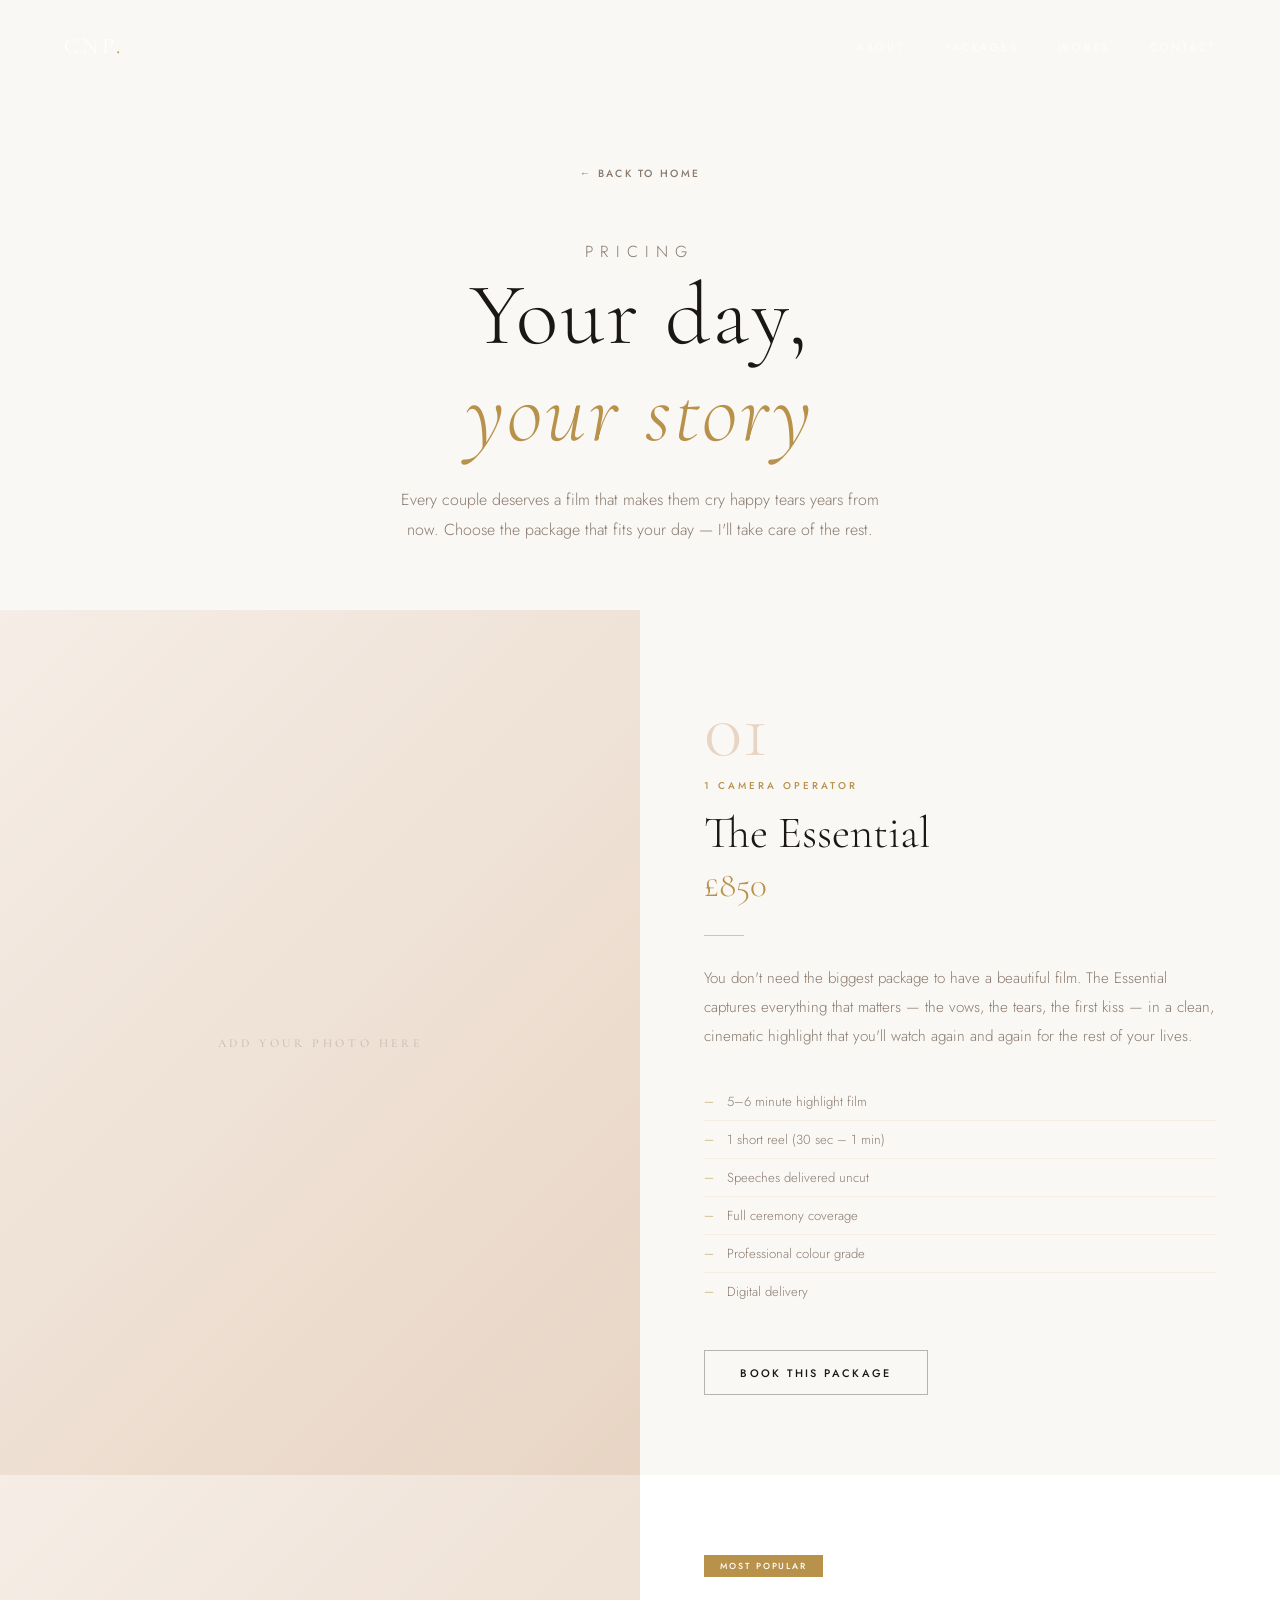
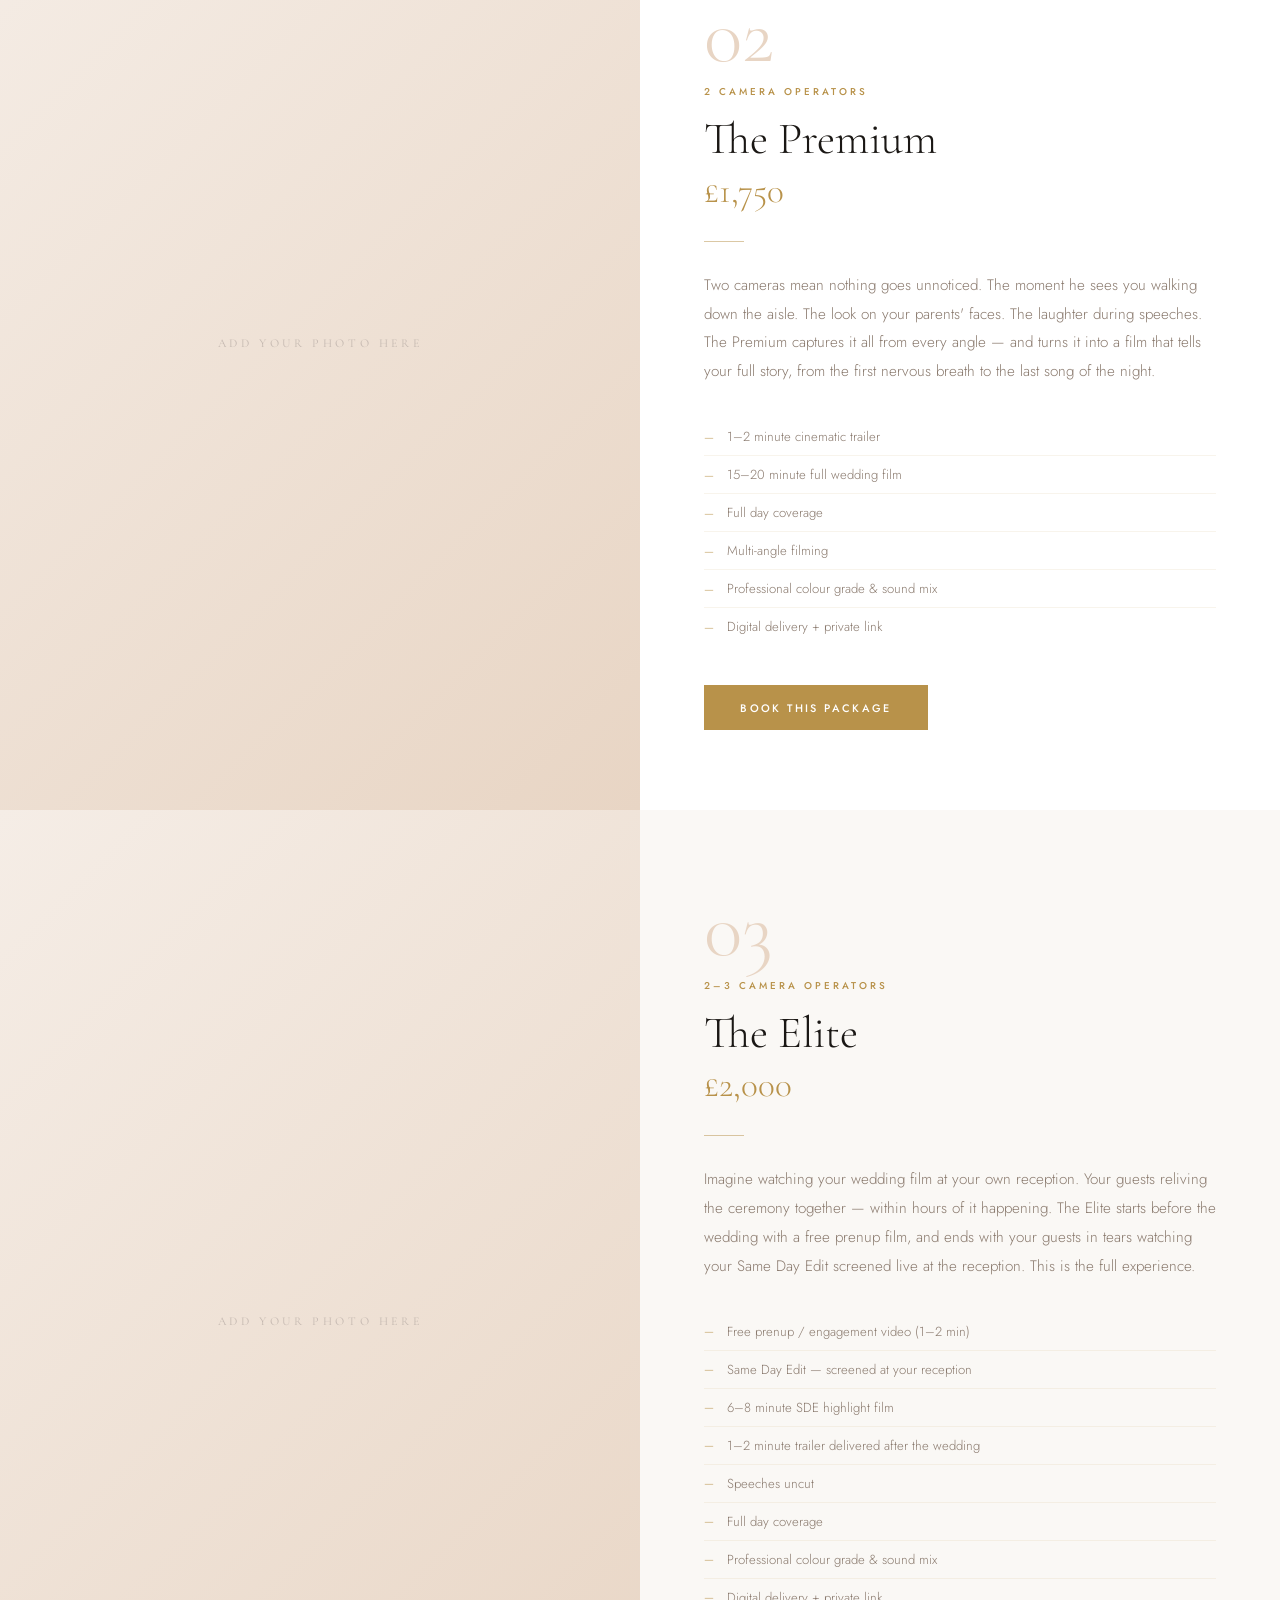
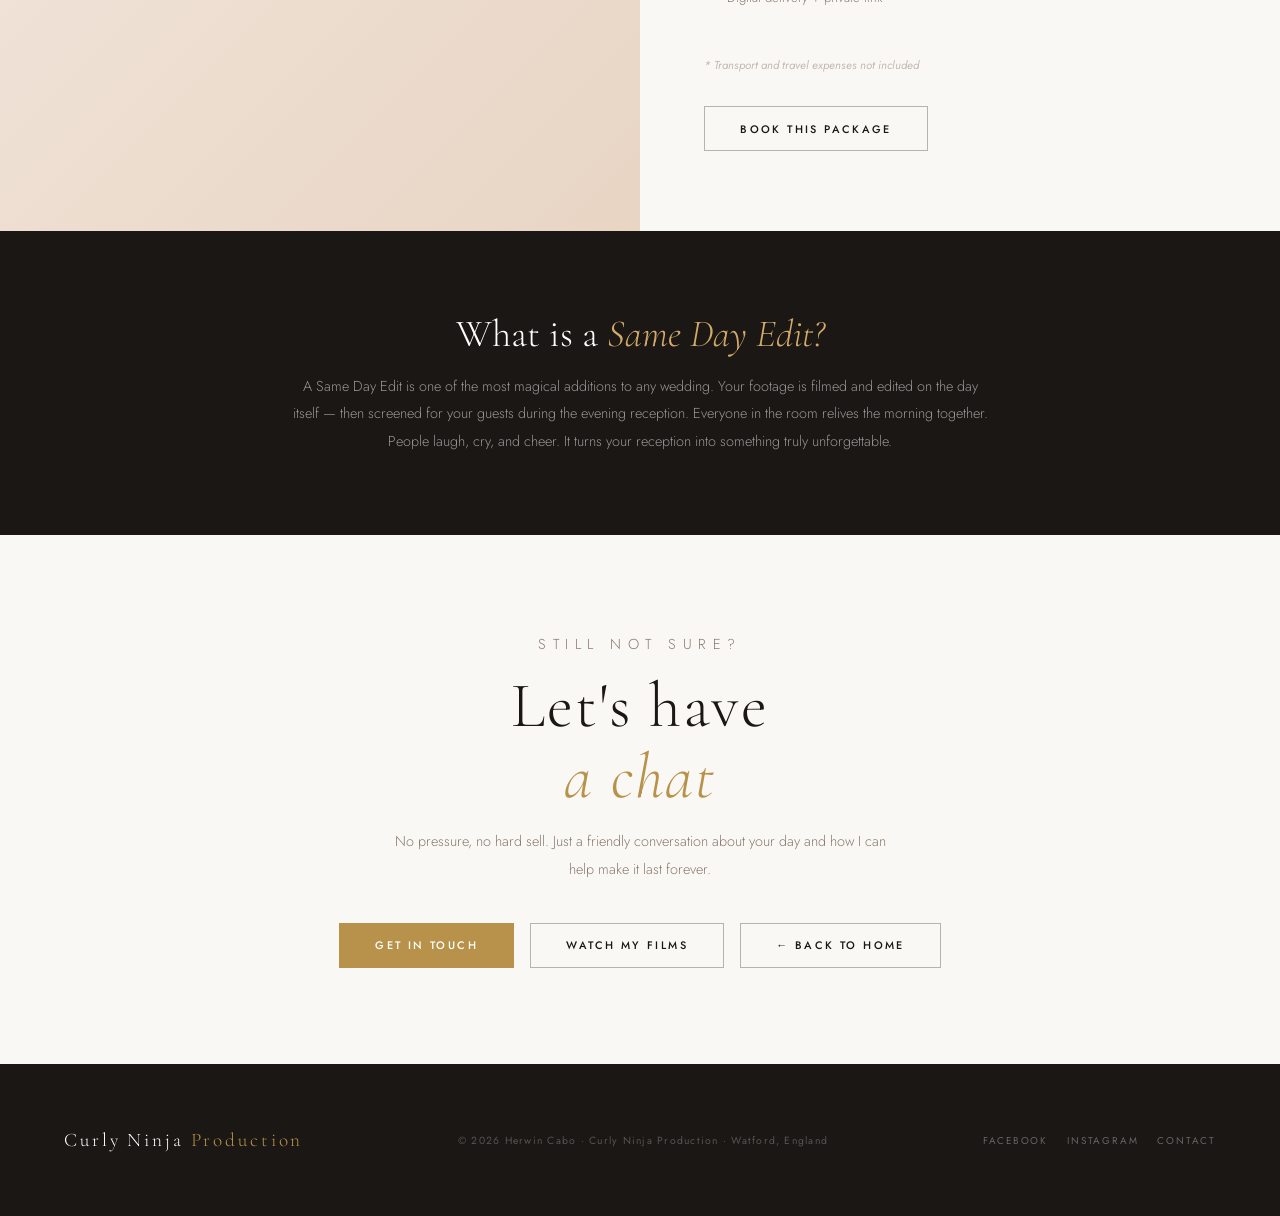
<file: packages.html>
<!DOCTYPE html>
<html lang="en">
<head>
<meta charset="UTF-8">
<meta name="viewport" content="width=device-width, initial-scale=1.0">
<title>Wedding Packages | Curly Ninja Production</title>
<link href="https://fonts.googleapis.com/css2?family=Cormorant+Garamond:ital,wght@0,300;0,400;0,500;0,600;1,300;1,400&family=Jost:wght@300;400;500;600&display=swap" rel="stylesheet">
<link rel="stylesheet" href="style.css">
<style>

/* ---- PACKAGES PAGE REDESIGN ---- */
.packages-hero {
  background: var(--cream);
  padding: 10rem 5% 4rem;
  max-width: 700px;
  margin: 0 auto;
  text-align: center;
}
.packages-hero .section-title {
  font-size: clamp(2.8rem, 7vw, 5.5rem);
}
.packages-hero p {
  font-size: 1rem; color: var(--grey);
  font-weight: 300; line-height: 1.9;
  max-width: 480px; margin: 1.5rem auto 0;
}

/* ---- PACKAGE BLOCKS ---- */
.pkg-block {
  display: grid;
  grid-template-columns: 1fr 1fr;
  min-height: 600px;
  overflow: hidden;
}
.pkg-block .pkg-block-photo { order: 1; }
.pkg-block .pkg-block-text { order: 2; }
.pkg-block.reverse .pkg-block-photo { order: 2; }
.pkg-block.reverse .pkg-block-text { order: 1; }
.pkg-block-photo {
  position: relative;
  overflow: hidden;
  background: var(--blush-light);
  min-height: 500px;
}

.pkg-block-photo img {
  width: 100%; height: 100%;
  object-fit: cover;
  display: block;
  transition: transform 0.8s ease;
  filter: brightness(0.92);
}

.pkg-block:hover .pkg-block-photo img {
  transform: scale(1.03);
}

.pkg-photo-placeholder {
  width: 100%; height: 100%;
  min-height: 500px;
  background: linear-gradient(135deg, var(--blush-light), var(--blush));
  display: flex; align-items: center; justify-content: center;
  font-family: 'Cormorant Garamond', serif;
  font-size: 0.75rem; letter-spacing: 0.3em;
  text-transform: uppercase; color: var(--grey-light);
}

.pkg-block-text {
  padding: 5rem 4rem;
  display: flex; flex-direction: column;
  justify-content: center;
  background: var(--white);
}

.pkg-block:nth-child(even) .pkg-block-text {
  background: var(--cream);
}

.pkg-number {
  font-family: 'Cormorant Garamond', serif;
  font-size: 5rem; font-weight: 300;
  color: var(--blush); line-height: 1;
  margin-bottom: 0.5rem;
}

.pkg-block-name {
  font-family: 'Cormorant Garamond', serif;
  font-size: clamp(2rem, 3.5vw, 3rem);
  font-weight: 300; color: var(--black);
  margin-bottom: 0.3rem; line-height: 1.1;
}

.pkg-block-price {
  font-family: 'Cormorant Garamond', serif;
  font-size: 2.2rem; font-weight: 300;
  color: var(--gold); margin-bottom: 1.8rem;
}

.pkg-block-tagline {
  font-size: 0.62rem; letter-spacing: 0.3em;
  text-transform: uppercase; color: var(--gold);
  font-weight: 500; margin-bottom: 1rem;
}

.pkg-block-divider {
  width: 40px; height: 1px;
  background: var(--gold); opacity: 0.5;
  margin-bottom: 1.8rem;
}

.pkg-block-desc {
  font-size: 0.95rem; font-weight: 300;
  color: var(--grey); line-height: 1.9;
  margin-bottom: 2rem;
}

.pkg-block-features {
  list-style: none;
  margin-bottom: 2.5rem;
}

.pkg-block-features li {
  display: flex; align-items: flex-start; gap: 0.8rem;
  font-size: 0.82rem; font-weight: 300;
  color: var(--grey); line-height: 1.6;
  padding: 0.5rem 0;
  border-bottom: 1px solid rgba(184,146,74,0.1);
}
.pkg-block-features li:last-child { border-bottom: none; }
.pkg-block-features li::before {
  content: '—';
  color: var(--gold); font-size: 0.7rem;
  flex-shrink: 0; margin-top: 0.15rem;
}

.pkg-note-small {
  font-size: 0.72rem; font-style: italic;
  color: var(--grey-light); margin-bottom: 2rem;
  line-height: 1.6;
}

.pkg-block-badge {
  display: inline-block;
  background: var(--gold);
  color: var(--white);
  font-size: 0.55rem; letter-spacing: 0.22em;
  text-transform: uppercase; font-weight: 500;
  padding: 0.3rem 1rem;
  margin-bottom: 1.2rem;
  align-self: flex-start;
}

/* SDE note */
.sde-note {
  background: var(--black);
  padding: 5rem 5%;
  text-align: center;
}
.sde-note-inner { max-width: 700px; margin: 0 auto; }
.sde-note h3 {
  font-family: 'Cormorant Garamond', serif;
  font-size: clamp(1.8rem, 3vw, 2.8rem);
  font-weight: 300; color: var(--white);
  margin-bottom: 1rem;
}
.sde-note h3 em { color: var(--gold-light); font-style: italic; }
.sde-note p {
  font-size: 0.9rem; font-weight: 300;
  color: rgba(255,255,255,0.55);
  line-height: 1.9;
}

/* CTA footer */
.pkg-footer {
  background: var(--cream);
  padding: 6rem 5%;
  text-align: center;
}
.pkg-footer .section-title { margin-bottom: 1rem; }
.pkg-footer p {
  font-size: 0.9rem; color: var(--grey);
  font-weight: 300; line-height: 1.9;
  max-width: 500px; margin: 0 auto 2.5rem;
}
.pkg-footer-btns {
  display: flex; gap: 1rem;
  justify-content: center; flex-wrap: wrap;
}

@media (max-width: 900px) {
  .pkg-block { grid-template-columns: 1fr; min-height: auto; }
  .pkg-block:nth-child(odd) .pkg-block-photo,
  .pkg-block:nth-child(even) .pkg-block-photo { order: 1; min-height: 300px; }
  .pkg-block:nth-child(odd) .pkg-block-text,
  .pkg-block:nth-child(even) .pkg-block-text { order: 2; padding: 3rem 2rem; }
}

</style>
</head>
<body>

<!-- CURSOR -->
<div id="cursor"></div>
<div id="cursor-dot"></div>

<!-- NAV -->
<nav id="navbar">
  <a href="index.html" class="nav-logo">CNP<span>.</span></a>
  <ul class="nav-links">
    <li><a href="index.html#about">About</a></li>
    <li><a href="packages.html">Packages</a></li>
    <li><a href="index.html#works">Works</a></li>
    <li><a href="index.html#contact">Contact</a></li>
  </ul>
  <div class="hamburger" id="hamburger" onclick="toggleMenu()">
    <span></span><span></span><span></span>
  </div>
</nav>

<div class="mobile-menu" id="mobileMenu">
  <a href="index.html#about" onclick="toggleMenu()">About</a>
  <a href="packages.html" onclick="toggleMenu()">Packages</a>
  <a href="index.html#works" onclick="toggleMenu()">Works</a>
  <a href="index.html#contact" onclick="toggleMenu()">Contact</a>
</div>

<!-- HERO -->
<div class="packages-hero">
  <a href="index.html" class="back-btn">← Back to Home</a>
  <p class="section-label">Pricing</p>
  <h1 class="section-title">Your day,<br><em>your story</em></h1>
  <p>Every couple deserves a film that makes them cry happy tears years from now. Choose the package that fits your day — I'll take care of the rest.</p>
</div>

<!-- PACKAGE 1 — ESSENTIAL -->
<div class="pkg-block">
  <div class="pkg-block-photo">
    <div class="pkg-photo-placeholder">Add your photo here</div>
    <!-- Replace with: <img src="your-photo.jpg" alt="Essential Package"> -->
  </div>
  <div class="pkg-block-text">
    <span class="pkg-number">01</span>
    <p class="pkg-block-tagline">1 Camera Operator</p>
    <h2 class="pkg-block-name">The Essential</h2>
    <p class="pkg-block-price">£850</p>
    <div class="pkg-block-divider"></div>
    <p class="pkg-block-desc">You don't need the biggest package to have a beautiful film. The Essential captures everything that matters — the vows, the tears, the first kiss — in a clean, cinematic highlight that you'll watch again and again for the rest of your lives.</p>
    <ul class="pkg-block-features">
      <li>5–6 minute highlight film</li>
      <li>1 short reel (30 sec – 1 min)</li>
      <li>Speeches delivered uncut</li>
      <li>Full ceremony coverage</li>
      <li>Professional colour grade</li>
      <li>Digital delivery</li>
    </ul>
    <a href="index.html#contact" class="btn btn-outline-dark" style="align-self:flex-start;">Book This Package</a>
  </div>
</div>

<!-- PACKAGE 2 — PREMIUM -->
<div class="pkg-block">
  <div class="pkg-block-photo">
    <div class="pkg-photo-placeholder">Add your photo here</div>
    <!-- Replace with: <img src="your-photo.jpg" alt="Premium Package"> -->
  </div>
  <div class="pkg-block-text">
    <span class="pkg-block-badge">Most Popular</span>
    <span class="pkg-number">02</span>
    <p class="pkg-block-tagline">2 Camera Operators</p>
    <h2 class="pkg-block-name">The Premium</h2>
    <p class="pkg-block-price">£1,750</p>
    <div class="pkg-block-divider"></div>
    <p class="pkg-block-desc">Two cameras mean nothing goes unnoticed. The moment he sees you walking down the aisle. The look on your parents' faces. The laughter during speeches. The Premium captures it all from every angle — and turns it into a film that tells your full story, from the first nervous breath to the last song of the night.</p>
    <ul class="pkg-block-features">
      <li>1–2 minute cinematic trailer</li>
      <li>15–20 minute full wedding film</li>
      <li>Full day coverage</li>
      <li>Multi-angle filming</li>
      <li>Professional colour grade & sound mix</li>
      <li>Digital delivery + private link</li>
    </ul>
    <a href="index.html#contact" class="btn btn-gold" style="align-self:flex-start;">Book This Package</a>
  </div>
</div>

<!-- PACKAGE 3 — ELITE -->
<div class="pkg-block">
  <div class="pkg-block-photo">
    <div class="pkg-photo-placeholder">Add your photo here</div>
    <!-- Replace with: <img src="your-photo.jpg" alt="Elite Package"> -->
  </div>
  <div class="pkg-block-text">
    <span class="pkg-number">03</span>
    <p class="pkg-block-tagline">2–3 Camera Operators</p>
    <h2 class="pkg-block-name">The Elite</h2>
    <p class="pkg-block-price">£2,000</p>
    <div class="pkg-block-divider"></div>
    <p class="pkg-block-desc">Imagine watching your wedding film at your own reception. Your guests reliving the ceremony together — within hours of it happening. The Elite starts before the wedding with a free prenup film, and ends with your guests in tears watching your Same Day Edit screened live at the reception. This is the full experience.</p>
    <ul class="pkg-block-features">
      <li>Free prenup / engagement video (1–2 min)</li>
      <li>Same Day Edit — screened at your reception</li>
      <li>6–8 minute SDE highlight film</li>
      <li>1–2 minute trailer delivered after the wedding</li>
      <li>Speeches uncut</li>
      <li>Full day coverage</li>
      <li>Professional colour grade & sound mix</li>
      <li>Digital delivery + private link</li>
    </ul>
    <p class="pkg-note-small">* Transport and travel expenses not included</p>
    <a href="index.html#contact" class="btn btn-outline-dark" style="align-self:flex-start;">Book This Package</a>
  </div>
</div>

<!-- SDE EXPLANATION -->
<div class="sde-note">
  <div class="sde-note-inner">
    <h3>What is a <em>Same Day Edit?</em></h3>
    <p>A Same Day Edit is one of the most magical additions to any wedding. Your footage is filmed and edited on the day itself — then screened for your guests during the evening reception. Everyone in the room relives the morning together. People laugh, cry, and cheer. It turns your reception into something truly unforgettable.</p>
  </div>
</div>

<!-- CTA FOOTER -->
<div class="pkg-footer">
  <p class="section-label" style="display:block; margin-bottom:0.8rem;">Still not sure?</p>
  <h2 class="section-title">Let's have<br><em>a chat</em></h2>
  <p>No pressure, no hard sell. Just a friendly conversation about your day and how I can help make it last forever.</p>
  <div class="pkg-footer-btns">
    <a href="index.html#contact" class="btn btn-gold">Get In Touch</a>
    <a href="index.html#works" class="btn btn-outline-dark">Watch My Films</a>
    <a href="index.html" class="btn btn-outline-dark">← Back to Home</a>
  </div>
</div>

<!-- FOOTER -->
<footer>
  <div class="footer-logo">Curly Ninja<span> Production</span></div>
  <p class="footer-copy">© 2026 Herwin Cabo · Curly Ninja Production · Watford, England</p>
  <div class="footer-socials">
    <a href="https://www.facebook.com/CurlyNinjaProduction" target="_blank">Facebook</a>
    <a href="https://www.instagram.com/curlyninjavisuals/" target="_blank">Instagram</a>
    <a href="index.html#contact">Contact</a>
  </div>
</footer>

<script src="script.js"></script>
</body>
</html>
</file>
<file: style.css>
/* ============================
   HERWIN CABO PRODUCTION
   Wedding & Events Theme
   style.css
============================ */

*, *::before, *::after { margin: 0; padding: 0; box-sizing: border-box; }

html, body { margin: 0; padding: 0; }

:root {
  --cream: #faf8f5;
  --cream-dark: #f2ede6;
  --white: #ffffff;
  --black: #1a1714;
  --gold: #b8924a;
  --gold-light: #d4aa6a;
  --blush: #e8d5c4;
  --blush-light: #f5ede6;
  --grey: #8a7a6e;
  --grey-light: #c4b8b0;
  --border: rgba(184,146,74,0.2);
}

html { scroll-behavior: smooth; }

body {
  background: var(--cream);
  color: var(--black);
  font-family: 'Jost', sans-serif;
  overflow-x: hidden;
  cursor: auto;
}

/* ---- SCROLLBAR ---- */
::-webkit-scrollbar { width: 3px; }
::-webkit-scrollbar-track { background: var(--cream); }
::-webkit-scrollbar-thumb { background: var(--gold-light); }

/* ---- PRELOADER ---- */
#preloader {
  position: fixed; inset: 0;
  background: var(--cream);
  display: flex; flex-direction: column;
  align-items: center; justify-content: center;
  z-index: 9999;
  transition: opacity 0.8s ease, visibility 0.8s ease;
}
#preloader.hide {
  opacity: 0;
  visibility: hidden;
  pointer-events: none;
}
.pre-logo {
  font-family: 'Cormorant Garamond', serif;
  font-size: clamp(2rem, 6vw, 4.5rem);
  font-weight: 300;
  letter-spacing: 0.25em;
  color: var(--black);
  overflow: hidden;
}
.pre-logo span {
  display: inline-block;
  animation: slideUp 0.7s cubic-bezier(0.16,1,0.3,1) forwards;
  opacity: 0;
  transform: translateY(100%);
}
.pre-logo span:nth-child(1) { animation-delay: 0.1s; }
.pre-logo span:nth-child(2) { animation-delay: 0.25s; }
.pre-logo span:nth-child(3) { animation-delay: 0.4s; }
.pre-tagline {
  font-size: 0.65rem;
  letter-spacing: 0.4em;
  text-transform: uppercase;
  color: var(--gold);
  margin-top: 0.8rem;
  opacity: 0;
  animation: fadeIn 0.8s ease forwards 0.8s;
}
.pre-bar {
  width: 0; height: 1px;
  background: linear-gradient(90deg, transparent, var(--gold), transparent);
  margin-top: 1.5rem;
  animation: barGrow 1.5s ease forwards 0.5s;
}
@keyframes slideUp { to { opacity:1; transform:translateY(0); } }
@keyframes barGrow { to { width: 280px; } }
@keyframes fadeIn { to { opacity: 1; } }
@keyframes fadeInUp { from{opacity:0;transform:translateY(25px)} to{opacity:1;transform:translateY(0)} }

/* ---- NAV ---- */
nav {
  position: fixed; top: 0; left: 0; right: 0;
  z-index: 1000;
  padding: 2rem 5%;
  display: flex; align-items: center; justify-content: space-between;
  background: transparent;
  transition: background 0.4s, padding 0.4s, box-shadow 0.4s, opacity 0.8s ease;
}
nav.scrolled {
  background: rgba(250,248,245,0.96);
  backdrop-filter: blur(12px);
  padding: 1.2rem 5%;
  box-shadow: 0 1px 30px rgba(90,60,30,0.08);
}
.nav-logo {
  font-family: 'Cormorant Garamond', serif;
  font-size: 1.4rem;
  font-weight: 400;
  letter-spacing: 0.15em;
  color: var(--white);
  text-decoration: none;
  transition: color 0.4s ease;
}
.nav-logo span { color: var(--gold); }
nav.scrolled .nav-logo { color: var(--black); }

.nav-links { display: flex; gap: 2.5rem; list-style: none; }
.nav-links a {
  color: rgba(255,255,255,0.8);
  text-decoration: none;
  font-size: 0.68rem;
  font-weight: 400;
  letter-spacing: 0.25em;
  text-transform: uppercase;
  transition: color 0.4s ease;
}
.nav-links a:hover { color: var(--white); }
nav.scrolled .nav-links a { color: var(--grey); }
nav.scrolled .nav-links a:hover { color: var(--gold); }

.hamburger {
  display: none;
  flex-direction: column;
  gap: 5px; cursor: pointer;
}
.hamburger span {
  display: block; width: 24px; height: 1.5px;
  background: var(--white);
  transition: transform 0.3s, opacity 0.3s, background 0.4s;
}
nav.scrolled .hamburger span { background: var(--black); }
.hamburger.open span:nth-child(1) { transform: translateY(6.5px) rotate(45deg); }
.hamburger.open span:nth-child(2) { opacity: 0; }
.hamburger.open span:nth-child(3) { transform: translateY(-6.5px) rotate(-45deg); }

.mobile-menu {
  display: none;
  position: fixed; inset: 0;
  background: var(--cream);
  flex-direction: column; align-items: center; justify-content: center;
  gap: 2.5rem; z-index: 999;
}
.mobile-menu.open { display: flex; }
.mobile-menu a {
  font-family: 'Cormorant Garamond', serif;
  font-size: 2.5rem; font-weight: 300;
  letter-spacing: 0.1em;
  color: var(--black); text-decoration: none;
  transition: color 0.3s;
}
.mobile-menu a:hover { color: var(--gold); }

/* ---- HERO ---- */
#hero {
  position: relative; width: 100%; height: 100vh;
  display: flex; align-items: flex-end;
  overflow: hidden;
}
#hero-video {
  position: absolute; inset: 0;
  width: 100%; height: 100%;
  object-fit: cover;
}
.hero-bg-placeholder {
  position: absolute; inset: 0;
  background: linear-gradient(135deg, #e8ddd4 0%, #d4c8bc 100%);
}
.hero-overlay {
  position: absolute; inset: 0;
  background: linear-gradient(to top, rgba(26,23,20,0.5) 0%, rgba(26,23,20,0.05) 60%, transparent 85%);
}

/* Idle */
.video-play-btn, .scroll-indicator {
  transition: opacity 0.8s ease;
}
.hero-idle .video-play-btn,
.hero-idle .scroll-indicator { opacity: 0; }

/* ---- BUTTONS ---- */
.btn {
  display: inline-block; padding: 0.85rem 2.2rem;
  font-family: 'Jost', sans-serif;
  font-size: 0.68rem; font-weight: 500; letter-spacing: 0.22em;
  text-transform: uppercase; text-decoration: none;
  transition: all 0.3s; cursor: pointer;
}
.btn-gold {
  background: var(--gold); color: var(--white);
  border: 1px solid var(--gold);
}
.btn-gold:hover {
  background: var(--gold-light); border-color: var(--gold-light);
  transform: translateY(-2px);
  box-shadow: 0 8px 30px rgba(184,146,74,0.3);
}
.btn-outline {
  background: transparent; color: var(--white);
  border: 1px solid rgba(255,255,255,0.4);
}
.btn-outline:hover {
  border-color: var(--gold-light); color: var(--gold-light);
  transform: translateY(-2px);
}
.btn-outline-dark {
  background: transparent; color: var(--black);
  border: 1px solid rgba(26,23,20,0.3);
}
.btn-outline-dark:hover {
  border-color: var(--gold); color: var(--gold);
  transform: translateY(-2px);
}

/* Scroll indicator */
.scroll-indicator {
  position: absolute; bottom: 2.5rem; right: 5%;
  display: flex; flex-direction: column; align-items: center; gap: 8px;
  opacity: 0; animation: fadeIn 1s ease forwards 3s;
}
.scroll-indicator span {
  font-size: 0.58rem; letter-spacing: 0.3em; text-transform: uppercase;
  color: rgba(255,255,255,0.5); writing-mode: vertical-rl;
}
.scroll-line {
  width: 1px; height: 50px;
  background: linear-gradient(to bottom, var(--gold-light), transparent);
  animation: scrollPulse 2s ease infinite;
}
@keyframes scrollPulse { 0%,100%{opacity:1;transform:scaleY(1)} 50%{opacity:0.3;transform:scaleY(0.5)} }

/* Play button */
.video-play-btn {
  position: absolute; top: 50%; left: 50%;
  transform: translate(-50%, -50%);
  width: 72px; height: 72px;
  border: 1.5px solid rgba(255,255,255,0.5);
  border-radius: 50%;
  display: flex; align-items: center; justify-content: center;
  cursor: pointer; z-index: 3;
  transition: border-color 0.3s, transform 0.3s, opacity 0.8s ease;
  animation: pulseBorder 3s ease infinite;
}
.video-play-btn:hover {
  border-color: var(--gold-light);
  transform: translate(-50%, -50%) scale(1.08);
}
.video-play-btn::before {
  content: '';
  border-style: solid;
  border-width: 10px 0 10px 18px;
  border-color: transparent transparent transparent rgba(255,255,255,0.8);
  margin-left: 4px;
  transition: border-color 0.3s;
}
.video-play-btn:hover::before {
  border-color: transparent transparent transparent var(--gold-light);
}
@keyframes pulseBorder {
  0%,100%{box-shadow:0 0 0 0 rgba(184,146,74,0.3)}
  50%{box-shadow:0 0 0 15px rgba(184,146,74,0)}
}

/* ---- SECTIONS COMMON ---- */
section { padding: 9rem 5%; }
.section-label {
  font-size: 0.6rem; letter-spacing: 0.45em; text-transform: uppercase;
  color: var(--gold); margin-bottom: 0.8rem; font-weight: 500;
}
.section-title {
  font-family: 'Cormorant Garamond', serif;
  font-size: clamp(2.2rem, 5vw, 4rem);
  font-weight: 300;
  letter-spacing: 0.03em; line-height: 1.1;
  color: var(--black);
}
.section-title em { color: var(--gold); font-style: italic; }
.gold-line {
  width: 50px; height: 1px;
  background: var(--gold); margin: 2rem 0 3.5rem;
  opacity: 0.6;
}

/* ---- PACKAGES PREVIEW ---- */
#packages-preview {
  position: relative;
  height: 85vh;
  display: flex;
  align-items: center;
  justify-content: center;
  text-align: center;
  overflow: hidden;
  padding: 0;
}
.packages-preview-bg {
  position: absolute; inset: 0;
}
.packages-preview-bg img {
  width: 100%; height: 100%;
  object-fit: cover; display: block;
  filter: brightness(0.85);
  transition: transform 8s ease;
}
#packages-preview:hover .packages-preview-bg img {
  transform: scale(1.04);
}
.packages-preview-overlay {
  position: absolute; inset: 0;
  background: rgba(26,23,20,0.45);
}
.packages-preview-content {
  position: relative; z-index: 2;
  padding: 2rem; max-width: 700px;
}
.packages-preview-label {
  font-size: 0.6rem; letter-spacing: 0.45em;
  text-transform: uppercase; color: var(--gold-light);
  font-weight: 500; margin-bottom: 1.5rem;
}
.packages-preview-from {
  font-family: 'Cormorant Garamond', serif;
  font-size: clamp(1rem, 2vw, 1.3rem);
  font-weight: 300; color: rgba(255,255,255,0.65);
  letter-spacing: 0.15em; margin-bottom: 1.5rem;
}
.packages-preview-from em { color: var(--gold-light); font-style: normal; }
.packages-preview-title {
  font-family: 'Cormorant Garamond', serif;
  font-size: clamp(2.2rem, 5vw, 4rem);
  font-weight: 300; color: var(--white);
  line-height: 1.2; margin-bottom: 2.5rem;
}
.packages-preview-title em { color: var(--gold-light); font-style: italic; }

/* ---- ABOUT ---- */
#about { background: var(--white); }
.about-grid {
  display: grid; grid-template-columns: 1fr 1fr;
  gap: 8rem; align-items: center; max-width: 1200px; margin: 0 auto;
}
.about-image-wrap {
  position: relative;
  aspect-ratio: 4/5;
  overflow: hidden;
}
.about-placeholder {
  width: 100%; height: 100%;
  background: var(--blush-light);
}
.about-placeholder img {
  width: 100%; height: 100%;
  object-fit: cover;
}
.about-text p {
  font-size: 0.95rem; line-height: 1.95; color: var(--grey);
  margin-bottom: 1.8rem; font-weight: 300;
}
.about-text p strong { color: var(--black); font-weight: 500; }
.about-stats {
  display: grid; grid-template-columns: repeat(3,1fr); gap: 1.5rem;
  margin-top: 3.5rem; padding-top: 3.5rem;
  border-top: 1px solid var(--blush);
}
.stat-num {
  font-family: 'Cormorant Garamond', serif;
  font-size: 2.8rem; font-weight: 300;
  color: var(--gold); line-height: 1;
}
.stat-label {
  font-size: 0.6rem; letter-spacing: 0.2em; text-transform: uppercase;
  color: var(--grey-light); margin-top: 0.3rem;
}

/* ---- WORKS ---- */
#works { background: var(--cream); }
.works-header { max-width: 1200px; margin: 0 auto; }

.video-carousel-wrap {
  position: relative;
  max-width: 1200px;
  margin: 4rem auto 0;
  padding: 0 60px;
}
.video-carousel {
  display: flex;
  gap: 1.5rem;
  transition: transform 0.5s cubic-bezier(0.76, 0, 0.24, 1);
  will-change: transform;
}
.vc-item {
  min-width: calc(50% - 0.75rem);
  display: flex; flex-direction: column;
  gap: 0.8rem; flex-shrink: 0;
}
.video-thumb {
  position: relative;
  aspect-ratio: 16/9;
  overflow: hidden;
  background: var(--blush-light);
  border: 1px solid var(--blush);
  transition: border-color 0.3s;
}
.video-thumb:hover { border-color: var(--gold); }
.video-thumb iframe {
  width: 100%; height: 100%;
  border: none; display: block;
}
.video-thumb-overlay {
  position: absolute; inset: 0;
  z-index: 5; cursor: pointer;
}
.video-meta { padding: 0 0.2rem; }
.work-tag {
  font-size: 0.58rem; letter-spacing: 0.22em;
  text-transform: uppercase; color: var(--gold);
}
.video-title {
  font-family: 'Cormorant Garamond', serif;
  font-size: 1.2rem; font-weight: 400;
  color: var(--black); margin-top: 0.3rem;
}
.vc-arrow {
  position: absolute; top: 40%;
  transform: translateY(-50%);
  z-index: 10;
  background: var(--white);
  border: 1px solid var(--gold);
  color: var(--gold);
  width: 46px; height: 46px;
  font-size: 1.1rem;
  cursor: pointer;
  transition: background 0.3s, transform 0.3s;
}
.vc-arrow:hover { background: var(--blush-light); }
.vc-prev { left: 0; }
.vc-prev:hover { transform: translateY(-50%) translateX(-3px); }
.vc-next { right: 0; }
.vc-next:hover { transform: translateY(-50%) translateX(3px); }

.vc-dots {
  display: flex; justify-content: center; gap: 0.5rem;
  margin-top: 1.8rem;
}
.vc-dot {
  width: 20px; height: 1px;
  background: var(--blush);
  transition: background 0.3s, width 0.3s;
  cursor: pointer;
}
.vc-dot.active { background: var(--gold); width: 36px; }

.works-more {
  text-align: center; margin-top: 4.5rem;
  max-width: 1200px; margin-left: auto; margin-right: auto;
}

/* ---- LIGHTBOX ---- */
.lightbox {
  position: fixed; inset: 0;
  z-index: 99995;
  display: flex; align-items: center; justify-content: center;
  opacity: 0; visibility: hidden;
  transition: opacity 0.4s ease, visibility 0.4s ease;
}
.lightbox.open { opacity: 1; visibility: visible; }
.lightbox-overlay {
  position: absolute; inset: 0;
  background: rgba(26,23,20,0.95);
  backdrop-filter: blur(8px);
}
.lightbox-content {
  position: relative; z-index: 2;
  max-width: 90vw; max-height: 85vh;
  display: flex; flex-direction: column;
  align-items: center; gap: 1.2rem;
}
.lightbox-caption {
  display: flex; align-items: center; gap: 1.5rem;
}
.lightbox-caption p {
  font-family: 'Cormorant Garamond', serif;
  font-size: 1.2rem; font-weight: 300;
  letter-spacing: 0.1em; color: var(--white);
}
.lightbox-close {
  position: absolute; top: 2rem; right: 2rem;
  z-index: 3; background: none;
  border: 1px solid rgba(255,255,255,0.2);
  color: var(--white); font-size: 0.9rem;
  width: 40px; height: 40px;
  cursor: pointer; transition: border-color 0.3s, color 0.3s;
}
.lightbox-close:hover { border-color: var(--gold-light); color: var(--gold-light); }
.lightbox-arrow {
  position: absolute; top: 50%; z-index: 3;
  transform: translateY(-50%);
  background: none; border: 1px solid rgba(255,255,255,0.2);
  color: var(--white); font-size: 1.2rem;
  width: 46px; height: 46px;
  cursor: pointer; transition: border-color 0.3s, color 0.3s, transform 0.3s;
}
.lightbox-arrow:hover { border-color: var(--gold-light); color: var(--gold-light); }
.lightbox-arrow.prev { left: 2rem; }
.lightbox-arrow.next { right: 2rem; }
.lightbox-arrow.prev:hover { transform: translateY(-50%) translateX(-3px); }
.lightbox-arrow.next:hover { transform: translateY(-50%) translateX(3px); }

.video-lightbox-frame {
  width: 80vw; max-width: 1000px;
  aspect-ratio: 16/9;
  border: 1px solid rgba(255,255,255,0.1);
}
.video-lightbox-frame iframe {
  width: 100%; height: 100%;
  border: none; display: block;
}

/* ---- CONTACT ---- */
#contact { background: var(--white); }
.contact-wrap {
  max-width: 1200px; margin: 0 auto;
  display: grid; grid-template-columns: 1fr 1.2fr; gap: 8rem; align-items: start;
}
.contact-detail {
  display: flex; align-items: flex-start; gap: 1rem;
  margin-bottom: 1.5rem;
}
.contact-detail-icon { font-size: 1rem; margin-top: 2px; flex-shrink: 0; }
.contact-detail-label {
  font-size: 0.58rem; letter-spacing: 0.28em; text-transform: uppercase;
  color: var(--gold); display: block; margin-bottom: 0.2rem; font-weight: 500;
}
.contact-detail-val { font-size: 0.88rem; color: var(--black); font-weight: 300; }

.contact-form { display: flex; flex-direction: column; gap: 1.2rem; }
.form-row { display: grid; grid-template-columns: 1fr 1fr; gap: 1.2rem; }
.form-group { display: flex; flex-direction: column; gap: 0.5rem; }
.form-group label {
  font-size: 0.58rem; letter-spacing: 0.28em; text-transform: uppercase;
  color: var(--gold); font-weight: 500;
}
.form-group input, .form-group textarea, .form-group select {
  background: var(--cream);
  border: 1px solid var(--blush);
  color: var(--black);
  padding: 0.9rem 1.1rem;
  font-family: 'Jost', sans-serif;
  font-size: 0.85rem; font-weight: 300;
  transition: border-color 0.3s;
  outline: none; resize: none;
  appearance: none;
  cursor: text;
}
.form-group select { cursor: pointer; }
.form-group input::placeholder, .form-group textarea::placeholder { color: var(--grey-light); }
.form-group input:focus, .form-group textarea:focus, .form-group select:focus {
  border-color: var(--gold);
  box-shadow: 0 0 0 2px rgba(184,146,74,0.08);
}
.form-group textarea { min-height: 130px; }
.form-submit { align-self: flex-start; }
.form-success {
  display: none; padding: 1rem 1.5rem;
  border: 1px solid rgba(184,146,74,0.3);
  background: rgba(184,146,74,0.06);
  color: var(--gold); font-size: 0.8rem; letter-spacing: 0.1em;
}

/* ---- FOOTER ---- */
footer {
  background: var(--black);
  padding: 4rem 5%;
  display: flex; align-items: center; justify-content: space-between;
  flex-wrap: wrap; gap: 1.5rem;
}
.footer-logo {
  font-family: 'Cormorant Garamond', serif;
  font-size: 1.2rem; font-weight: 300;
  letter-spacing: 0.15em; color: var(--white);
}
.footer-logo span { color: var(--gold); }
.footer-copy { font-size: 0.65rem; color: #555; letter-spacing: 0.12em; }
.footer-socials { display: flex; gap: 1.2rem; }
.footer-socials a {
  font-size: 0.62rem; letter-spacing: 0.18em; text-transform: uppercase;
  color: #666; text-decoration: none; transition: color 0.3s;
}
.footer-socials a:hover { color: var(--gold); }

/* ---- REVEAL ---- */
.reveal {
  opacity: 0; transform: translateY(30px);
  transition: opacity 0.8s ease, transform 0.8s ease;
}
.reveal.visible { opacity: 1; transform: translateY(0); }
.reveal-delay-1 { transition-delay: 0.1s; }
.reveal-delay-2 { transition-delay: 0.2s; }
.reveal-delay-3 { transition-delay: 0.3s; }
.reveal-delay-4 { transition-delay: 0.4s; }

/* ---- RESPONSIVE ---- */
@media (max-width: 900px) {
  .about-grid { grid-template-columns: 1fr; gap: 3rem; }
  .about-image-wrap { max-width: 440px; aspect-ratio: 4/4; }
  .contact-wrap { grid-template-columns: 1fr; gap: 3rem; }
  .nav-links { display: none; }
  .hamburger { display: flex; }
  .vc-item { min-width: 100%; }
}
@media (max-width: 768px) {
  .video-carousel-wrap { padding: 0 50px; }
}
@media (max-width: 600px) {
  .form-row { grid-template-columns: 1fr; }
  .about-stats { grid-template-columns: repeat(3,1fr); }
  footer { flex-direction: column; text-align: center; }
}

/* ============================
   PACKAGES PAGE
============================ */
.packages-hero {
  background: var(--cream);
  padding: 10rem 5% 4rem;
  max-width: 700px;
  margin: 0 auto;
  text-align: center;
}
.packages-hero .section-title { font-size: clamp(2.8rem, 7vw, 5.5rem); }
.packages-hero p {
  font-size: 1rem; color: var(--grey);
  font-weight: 300; line-height: 1.9;
  max-width: 480px; margin: 1.5rem auto 0;
}

.back-btn {
  display: inline-flex; align-items: center; gap: 0.6rem;
  font-size: 0.65rem; font-weight: 500; letter-spacing: 0.22em;
  text-transform: uppercase; color: var(--grey);
  text-decoration: none; margin-bottom: 2rem;
  transition: color 0.3s; cursor: pointer;
}
.back-btn:hover { color: var(--gold); }

.pkg-block {
  display: grid;
  grid-template-columns: 1fr 1fr;
  min-height: 600px;
  overflow: hidden;
}
.pkg-block .pkg-block-photo { order: 1; }
.pkg-block .pkg-block-text { order: 2; }
.pkg-block.reverse .pkg-block-photo { order: 2; }
.pkg-block.reverse .pkg-block-text { order: 1; }

.pkg-block-photo {
  position: relative; overflow: hidden;
  background: var(--blush-light); min-height: 500px;
}
.pkg-block-photo img {
  width: 100%; height: 100%;
  object-fit: cover; display: block;
  transition: transform 0.8s ease;
  filter: brightness(0.92);
}
.pkg-block:hover .pkg-block-photo img { transform: scale(1.03); }

.pkg-photo-placeholder {
  width: 100%; height: 100%; min-height: 500px;
  background: linear-gradient(135deg, var(--blush-light), var(--blush));
  display: flex; align-items: center; justify-content: center;
  font-family: 'Cormorant Garamond', serif;
  font-size: 0.75rem; letter-spacing: 0.3em;
  text-transform: uppercase; color: var(--grey-light);
}

.pkg-block-text {
  padding: 5rem 4rem;
  display: flex; flex-direction: column;
  justify-content: center;
  background: var(--white);
}
.pkg-block.reverse .pkg-block-text { background: var(--cream); }

.pkg-number {
  font-family: 'Cormorant Garamond', serif;
  font-size: 5rem; font-weight: 300;
  color: var(--blush); line-height: 1; margin-bottom: 0.5rem;
}
.pkg-block-name {
  font-family: 'Cormorant Garamond', serif;
  font-size: clamp(2rem, 3.5vw, 3rem);
  font-weight: 300; color: var(--black);
  margin-bottom: 0.3rem; line-height: 1.1;
}
.pkg-block-price {
  font-family: 'Cormorant Garamond', serif;
  font-size: 2.2rem; font-weight: 300;
  color: var(--gold); margin-bottom: 1.8rem;
}
.pkg-block-tagline {
  font-size: 0.62rem; letter-spacing: 0.3em;
  text-transform: uppercase; color: var(--gold);
  font-weight: 500; margin-bottom: 1rem;
}
.pkg-block-divider {
  width: 40px; height: 1px;
  background: var(--gold); opacity: 0.5; margin-bottom: 1.8rem;
}
.pkg-block-desc {
  font-size: 0.95rem; font-weight: 300;
  color: var(--grey); line-height: 1.9; margin-bottom: 2rem;
}
.pkg-block-features { list-style: none; margin-bottom: 2.5rem; }
.pkg-block-features li {
  display: flex; align-items: flex-start; gap: 0.8rem;
  font-size: 0.82rem; font-weight: 300;
  color: var(--grey); line-height: 1.6;
  padding: 0.5rem 0;
  border-bottom: 1px solid rgba(184,146,74,0.1);
}
.pkg-block-features li:last-child { border-bottom: none; }
.pkg-block-features li::before {
  content: '—'; color: var(--gold);
  font-size: 0.7rem; flex-shrink: 0; margin-top: 0.15rem;
}
.pkg-note-small {
  font-size: 0.72rem; font-style: italic;
  color: var(--grey-light); margin-bottom: 2rem; line-height: 1.6;
}
.pkg-block-badge {
  display: inline-block;
  background: var(--gold); color: var(--white);
  font-size: 0.55rem; letter-spacing: 0.22em;
  text-transform: uppercase; font-weight: 500;
  padding: 0.3rem 1rem; margin-bottom: 1.2rem;
  align-self: flex-start;
}

.sde-note {
  background: var(--black); padding: 5rem 5%; text-align: center;
}
.sde-note-inner { max-width: 700px; margin: 0 auto; }
.sde-note h3 {
  font-family: 'Cormorant Garamond', serif;
  font-size: clamp(1.8rem, 3vw, 2.8rem);
  font-weight: 300; color: var(--white); margin-bottom: 1rem;
}
.sde-note h3 em { color: var(--gold-light); font-style: italic; }
.sde-note p {
  font-size: 0.9rem; font-weight: 300;
  color: rgba(255,255,255,0.55); line-height: 1.9;
}

.pkg-footer {
  background: var(--cream); padding: 6rem 5%; text-align: center;
}
.pkg-footer .section-title { margin-bottom: 1rem; }
.pkg-footer p {
  font-size: 0.9rem; color: var(--grey);
  font-weight: 300; line-height: 1.9;
  max-width: 500px; margin: 0 auto 2.5rem;
}
.pkg-footer-btns {
  display: flex; gap: 1rem; justify-content: center; flex-wrap: wrap;
}

@media (max-width: 900px) {
  .pkg-block { grid-template-columns: 1fr; min-height: auto; }
  .pkg-block .pkg-block-photo,
  .pkg-block.reverse .pkg-block-photo { order: 1; min-height: 300px; }
  .pkg-block .pkg-block-text,
  .pkg-block.reverse .pkg-block-text { order: 2; padding: 3rem 2rem; }
}
</file>
